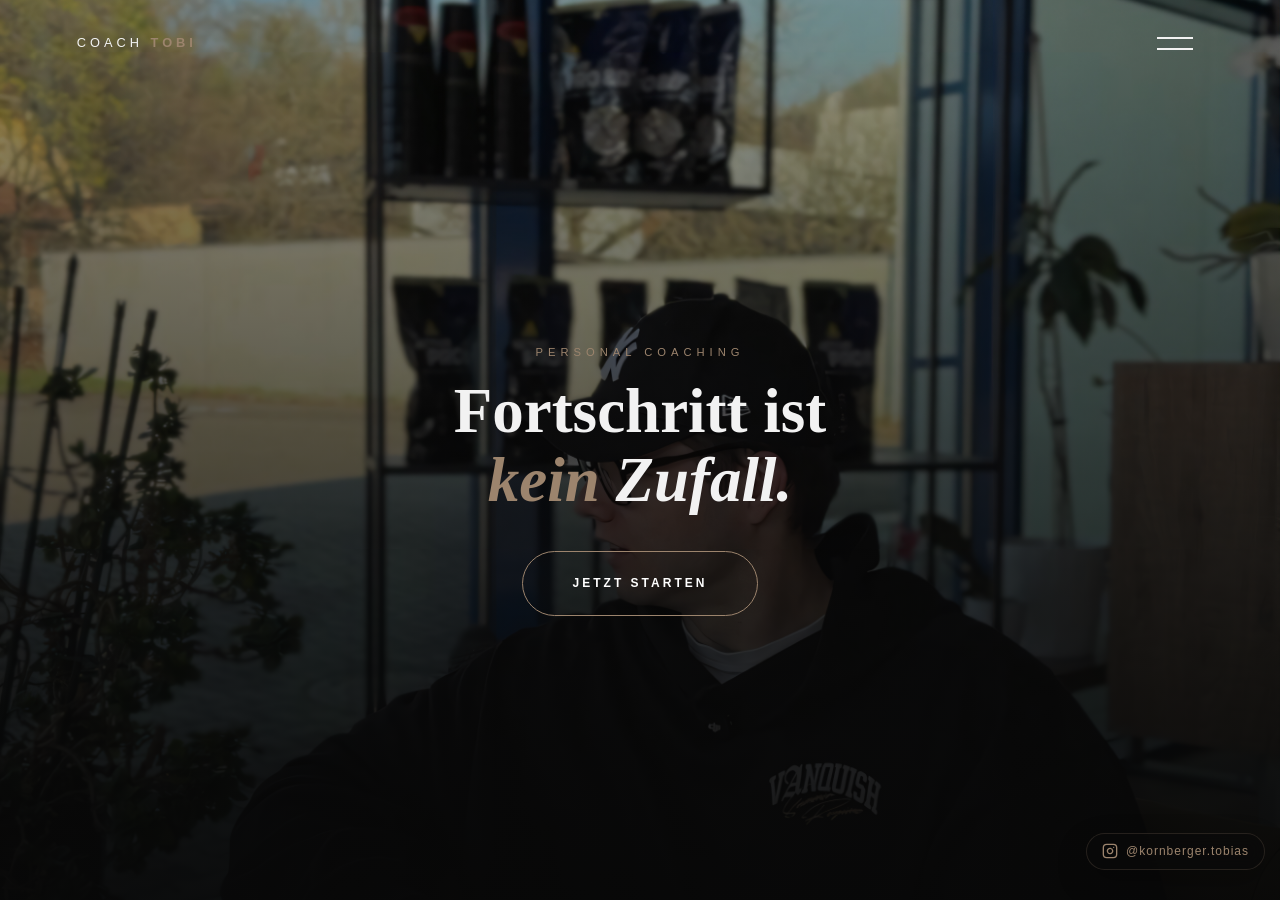
<file: index.html>
<!DOCTYPE html>
<html lang="de">
<head>
    <meta charset="UTF-8">
    <meta name="viewport" content="width=device-width, initial-scale=1.0">
    <title>Coach Tobi | Home</title>
    <link rel="stylesheet" href="style.css">
    <link rel="icon" href="favicon.ico" type="image/x-icon">
    <link rel="shortcut icon" href="favicon.ico" type="image/x-icon">
    <style>
        /* Optimierter Insta-Tag für iPhone Portrait & Landscape */
        .insta-tag {
            display: flex !important;
            align-items: center;
            gap: 8px;
            color: #9c846d !important; /* Mokka-Gold */
            -webkit-text-fill-color: #9c846d !important;
            text-decoration: none;
            font-family: 'Inter', sans-serif;
            font-size: 0.75rem;
            letter-spacing: 1px;
            
            /* Positionierung */
            position: fixed;
            right: 15px;
            bottom: 30px;
            z-index: 10000 !important;
            
            /* Sichtbarkeit-Boost: Die "Pille" */
            background: rgba(10, 10, 10, 0.65); 
            padding: 8px 15px;
            border-radius: 30px;
            backdrop-filter: blur(8px);
            -webkit-backdrop-filter: blur(8px);
            border: 1px solid rgba(156, 132, 109, 0.2);
            transition: all 0.3s ease;
        }

        .insta-tag:hover {
            color: #ffffff !important;
            -webkit-text-fill-color: #ffffff !important;
            background: rgba(156, 132, 109, 0.8);
        }

        .insta-tag svg {
            stroke: #9c846d;
            width: 16px;
            height: 16px;
            transition: stroke 0.3s ease;
        }

        .insta-tag:hover svg {
            stroke: #ffffff;
        }
    </style>
</head>
<body>

    <div class="hero-bg">
        <img src="tobi-portrait.png" alt="Background">
        <div class="overlay-gradient"></div>
    </div>

    <div class="main-wrapper">
        <nav class="navbar">
            <div class="logo">COACH <span class="accent-gold">TOBI</span></div>
            <div class="menu-btn" onclick="toggleMenu()">
                <span></span>
                <span></span>
            </div>
        </nav>

        <main class="hero">
            <div class="hero-content">
                <span class="subtitle">Personal Coaching</span>
                <h1>Fortschritt ist<br><span class="italic"><span class="accent-gold">kein</span> Zufall.</span></h1>
                <div class="hero-btn-container">
                    <a href="termin.html" class="main-button">Jetzt starten</a>
                </div>
            </div>
        </main>
    </div>

    <a href="https://instagram.com/kornberger.tobias" target="_blank" class="insta-tag">
        <svg xmlns="http://www.w3.org/2000/svg" viewBox="0 0 24 24" fill="none" stroke="currentColor" stroke-width="2" stroke-linecap="round" stroke-linejoin="round">
            <rect x="2" y="2" width="20" height="20" rx="5" ry="5"></rect>
            <path d="M16 11.37A4 4 0 1 1 12.63 8 4 4 0 0 1 16 11.37z"></path>
            <line x1="17.5" y1="6.5" x2="17.51" y2="6.5"></line>
        </svg>
        @kornberger.tobias
    </a>

    <div class="menu-overlay" id="menuOverlay">
        <div class="menu-nav-links">
            <a href="index.html" class="menu-link" onclick="toggleMenu()">Home</a>
            <a href="ueber-mich.html" class="menu-link" onclick="toggleMenu()">Über mich</a>
            <a href="programme.html" class="menu-link" onclick="toggleMenu()">Pakete</a>
            <hr style="width: 30px; border: 0; border-top: 1px solid rgba(156, 132, 109, 0.3); margin: 20px 0;">
            <a href="impressum.html" class="menu-link-small" onclick="toggleMenu()">Impressum</a>
            <a href="datenschutz.html" class="menu-link-small" onclick="toggleMenu()">Datenschutz</a>
        </div>
    </div>

    <script>
        function toggleMenu() {
            const menu = document.getElementById('menuOverlay');
            menu.classList.toggle('open');
            if (menu.classList.contains('open')) {
                document.body.style.overflow = 'hidden';
            } else {
                document.body.style.overflow = 'auto';
            }
        }
    </script>
</body>
</html>
</file>
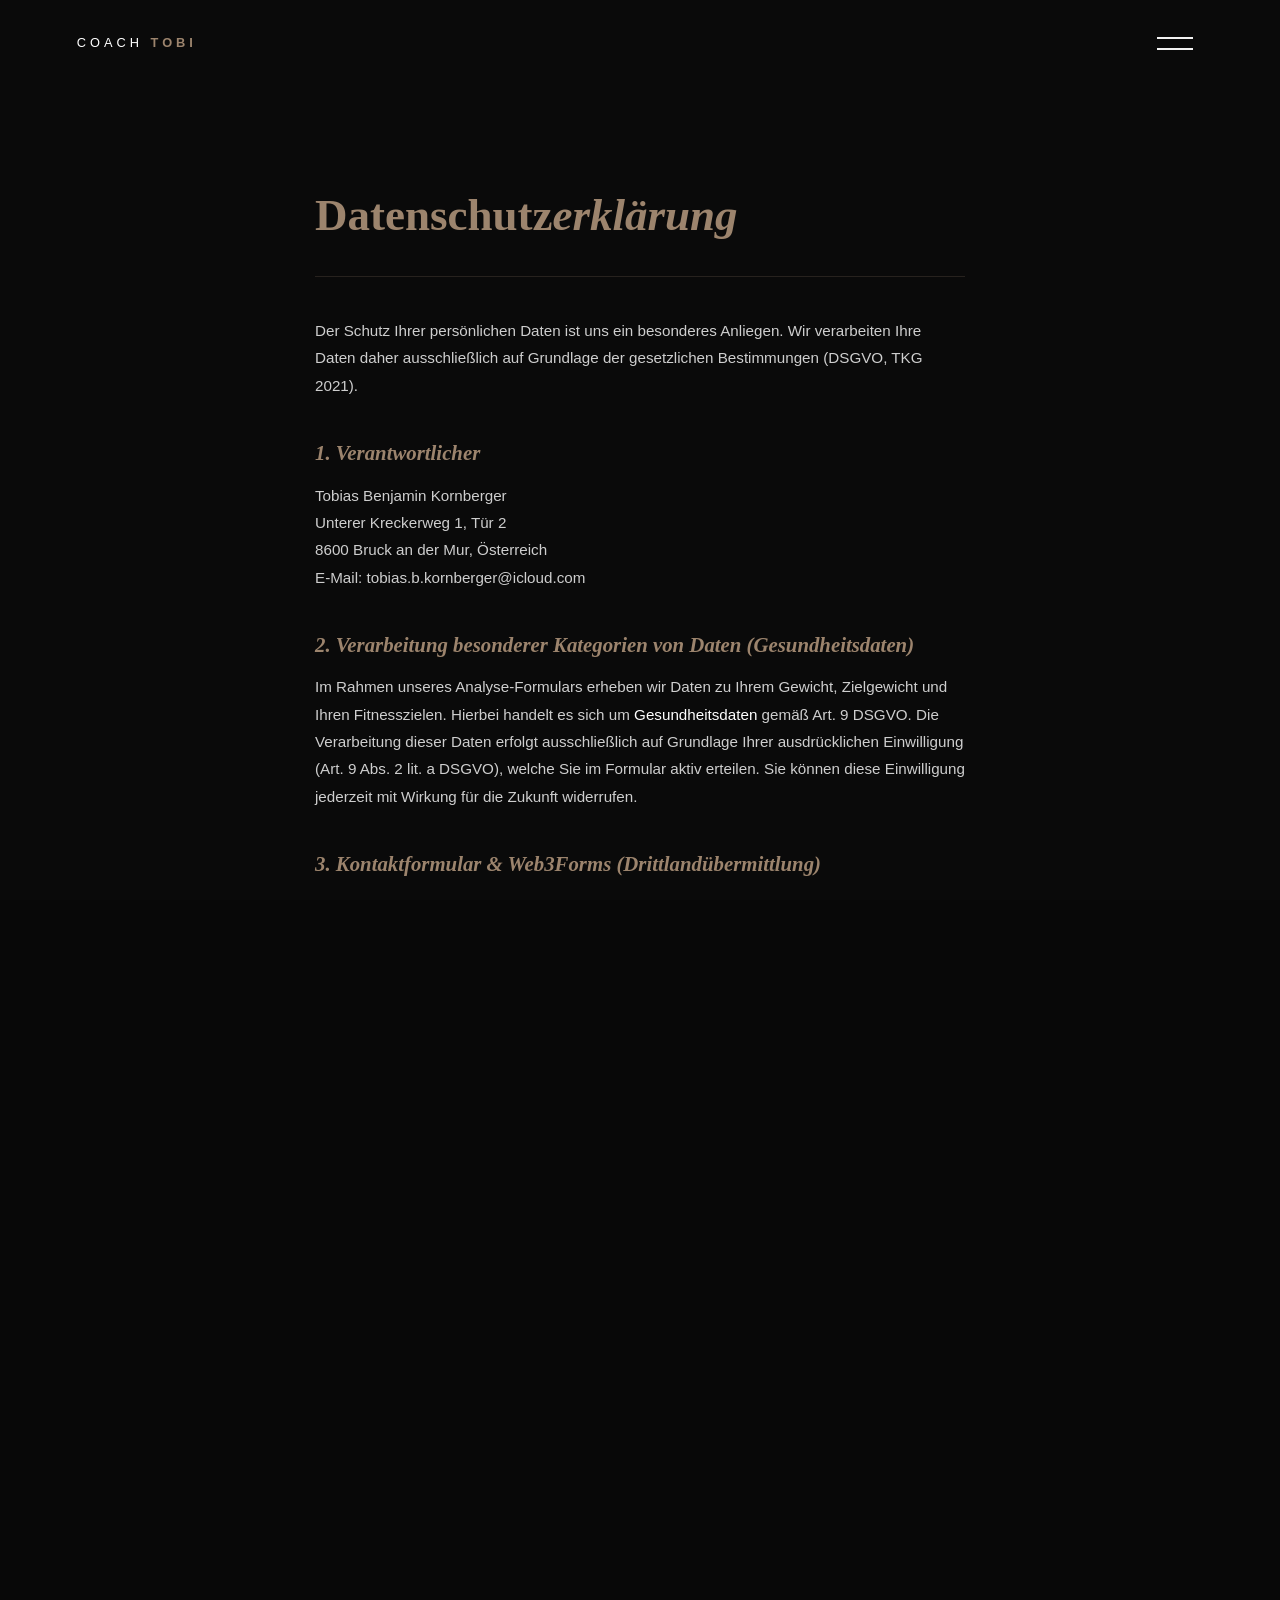
<file: datenschutz.html>
<!DOCTYPE html>
<html lang="de">
<head>
    <meta charset="UTF-8">
    <meta name="viewport" content="width=device-width, initial-scale=1.0">
    <title>Datenschutz | Coach Tobi</title>
    <link rel="stylesheet" href="style.css">
    <link rel="icon" href="favicon.ico" type="image/x-icon">
    <link rel="shortcut icon" href="favicon.ico" type="image/x-icon">
    <style>
        body {
            background-color: #0a0a0a;
            color: #ffffff;
            font-family: 'Inter', sans-serif;
            overflow-y: auto !important;
            margin: 0;
        }

        .main-wrapper {
            min-height: 100vh;
            display: flex;
            flex-direction: column;
            padding: 0;
        }

        .navbar {
            position: fixed;
            top: 3vh;
            left: 6%;
            right: 6%;
            width: 88%;
            z-index: 1000;
            display: flex;
            justify-content: space-between;
            align-items: center;
        }

        .legal-content {
            max-width: 700px;
            margin: 15vh auto 10vh auto;
            padding: 40px 25px;
            line-height: 1.8;
        }

        h1 {
            font-family: 'Playfair Display', serif;
            font-size: clamp(2rem, 5vh, 3rem);
            color: #9c846d;
            margin-bottom: 40px;
            border-bottom: 1px solid rgba(156, 132, 109, 0.2);
            padding-bottom: 20px;
        }

        h2 {
            font-family: 'Playfair Display', serif;
            font-style: italic;
            color: #9c846d;
            margin-top: 35px;
            font-size: 1.3rem;
            margin-bottom: 10px;
        }

        p {
            font-weight: 200;
            color: rgba(255, 255, 255, 0.8);
            margin-bottom: 20px;
            font-size: 0.95rem;
        }

        strong {
            color: #ffffff;
            font-weight: 400;
        }

        .footer-date {
            margin-top: 50px;
            font-size: 0.7rem;
            color: rgba(255, 255, 255, 0.3);
            text-align: center;
            letter-spacing: 1px;
        }

        a {
            color: #9c846d;
            text-decoration: none;
        }
    </style>
</head>
<body class="datenschutz-page">

    <div class="main-wrapper">
        <nav class="navbar">
            <div class="logo">COACH <span class="accent-gold">TOBI</span></div>
            <div class="menu-btn" onclick="toggleMenu()">
                <span></span>
                <span></span>
            </div>
        </nav>

        <main class="legal-content">
            <h1>Datenschutz<span style="font-style: italic;">erklärung</span></h1>
            
            <p>Der Schutz Ihrer persönlichen Daten ist uns ein besonderes Anliegen. Wir verarbeiten Ihre Daten daher ausschließlich auf Grundlage der gesetzlichen Bestimmungen (DSGVO, TKG 2021).</p>

            <h2>1. Verantwortlicher</h2>
            <p>
                Tobias Benjamin Kornberger<br>
                Unterer Kreckerweg 1, Tür 2<br>
                8600 Bruck an der Mur, Österreich<br>
                E-Mail: <a href="mailto:tobias.b.kornberger@icloud.com">tobias.b.kornberger@icloud.com</a>
            </p>

            <h2>2. Verarbeitung besonderer Kategorien von Daten (Gesundheitsdaten)</h2>
            <p>
                Im Rahmen unseres Analyse-Formulars erheben wir Daten zu Ihrem Gewicht, Zielgewicht und Ihren Fitnesszielen. Hierbei handelt es sich um <strong>Gesundheitsdaten</strong> gemäß Art. 9 DSGVO. Die Verarbeitung dieser Daten erfolgt ausschließlich auf Grundlage Ihrer ausdrücklichen Einwilligung (Art. 9 Abs. 2 lit. a DSGVO), welche Sie im Formular aktiv erteilen. Sie können diese Einwilligung jederzeit mit Wirkung für die Zukunft widerrufen.
            </p>

            <h2>3. Kontaktformular & Web3Forms (Drittlandübermittlung)</h2>
            <p>
                Für den Versand und die technische Abwicklung von Formularanfragen nutzen wir den Dienst <strong>Web3Forms</strong> (W3F Labs). 
            </p>
            <p>
                <strong>Wichtiger Hinweis zur Datenübermittlung:</strong> Die von Ihnen eingegebenen Daten werden verschlüsselt an Server von Web3Forms übertragen. Wir weisen darauf hin, dass die Serverstandorte und das Unternehmen ihren Sitz außerhalb der EU (USA/Indien) haben. In diesen Ländern besteht derzeit kein mit der EU vergleichbares Datenschutzniveau. Es besteht das Risiko, dass Behörden auf Ihre Daten zugreifen können, ohne dass Ihnen effektive Rechtsbehelfe zustehen. 
            </p>
            <p>
                <strong>Speicherdauer:</strong> Web3Forms speichert die übermittelten Daten laut eigener Dokumentation temporär für bis zu 30 Tage (bzw. in Log-Archiven bis zu einem Jahr), um die Zustellung zu gewährleisten. Danach werden die Daten auf deren Servern gelöscht. Bei uns werden die Daten nur so lange gespeichert, wie es für die Beratung notwendig ist.
            </p>

            <h2>4. Hosting & GitHub Pages</h2>
            <p>
                Diese Website wird über <strong>GitHub Pages</strong> (GitHub Inc., USA) gehostet. GitHub erhebt Daten über Zugriffe auf die Seite (IP-Adresse, Browser-Typ, Datum/Uhrzeit). Da GitHub ein US-Unternehmen ist, werden diese Daten in die USA übertragen. Grundlage hierfür sind die Standardvertragsklauseln der EU-Kommission, um ein Schutzniveau für Ihre Daten zu gewährleisten. Dies ist technisch für den Betrieb der Seite notwendig (Art. 6 Abs. 1 lit. f DSGVO).
            </p>

            <h2>5. Ihre Rechte</h2>
            <p>Ihnen stehen bezüglich Ihrer bei uns gespeicherten Daten grundsätzlich die Rechte auf Auskunft, Berichtigung, Löschung, Einschränkung, Datenübertragbarkeit, Widerruf und Widerspruch zu. Wenn Sie glauben, dass die Verarbeitung Ihrer Daten gegen das Datenschutzrecht verstößt, können Sie sich bei der zuständigen Aufsichtsbehörde (in Österreich die Datenschutzbehörde) beschweren.</p>
            
            <div class="footer-date">
                © 2026 COACH TOBI — STAND: 11.04.2026
            </div>
        </main>
    </div>

    <div class="menu-overlay" id="menuOverlay">
        <div class="menu-nav-links">
            <a href="index.html" class="menu-link" onclick="toggleMenu()">Home</a>
            <a href="ueber-mich.html" class="menu-link" onclick="toggleMenu()">Über mich</a>
            <a href="programme.html" class="menu-link" onclick="toggleMenu()">Pakete</a>
            <hr style="width: 30px; border: 0; border-top: 1px solid rgba(156, 132, 109, 0.3); margin: 20px 0;">
            <a href="impressum.html" class="menu-link-small" onclick="toggleMenu()">Impressum</a>
            <a href="datenschutz.html" class="menu-link-small" onclick="toggleMenu()">Datenschutz</a>
        </div>
    </div>

    <script>
        function toggleMenu() {
            const menu = document.getElementById('menuOverlay');
            menu.classList.toggle('open');
            if (menu.classList.contains('open')) {
                document.body.style.overflow = 'hidden';
            } else {
                document.body.style.overflow = 'auto';
            }
        }
    </script>
</body>
</html>
</file>
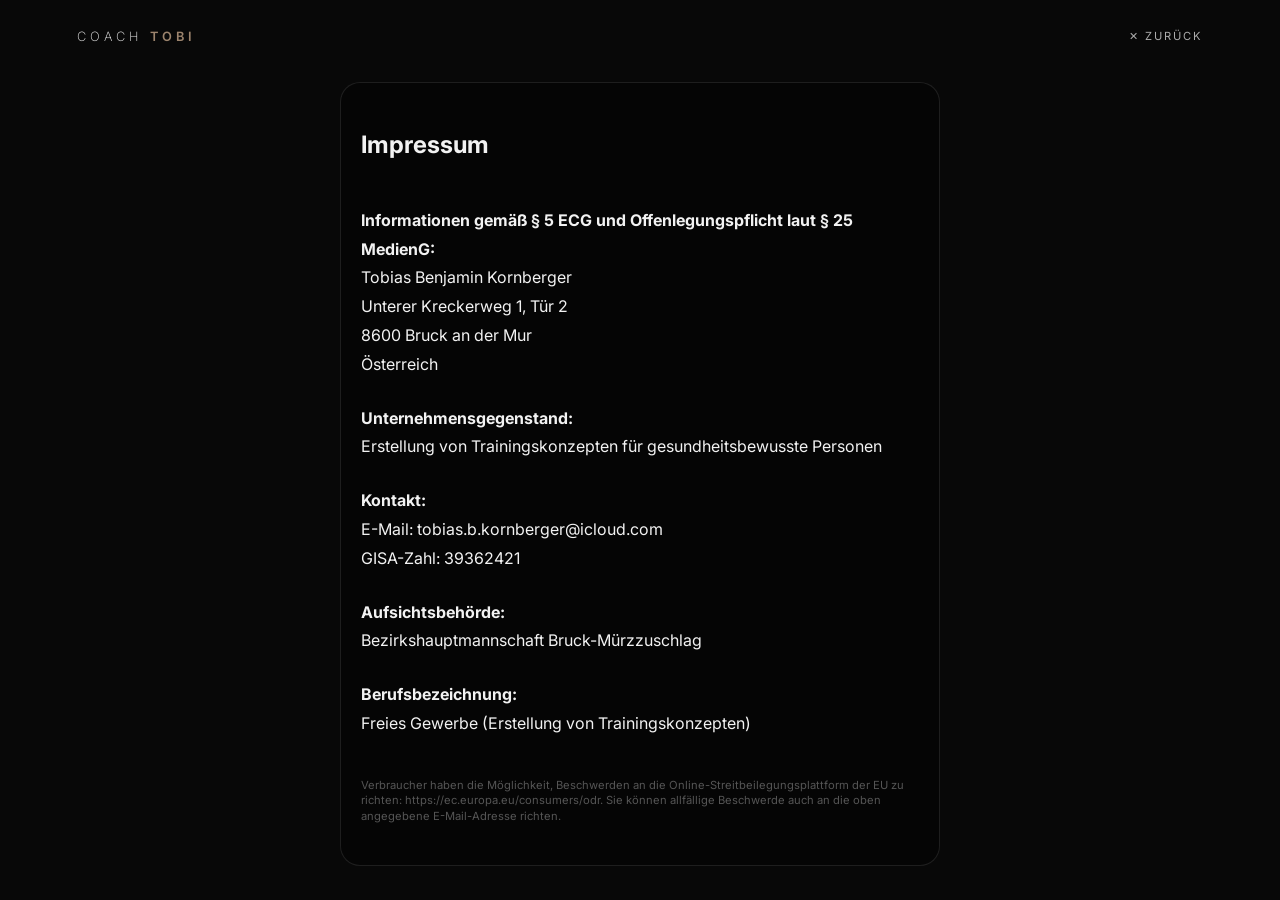
<file: impressum.html>
<!DOCTYPE html>
<html lang="de">
<head>
    <meta charset="UTF-8">
    <meta name="viewport" content="width=device-width, initial-scale=1.0">
    <title>Impressum | Coach Tobi</title>
    <link rel="stylesheet" href="style.css">
    <link href="https://fonts.googleapis.com/css2?family=Inter:wght@200;400&family=Playfair+Display&display=swap" rel="stylesheet">
    <link rel="icon" href="favicon.ico" type="image/x-icon">
    <link rel="shortcut icon" href="favicon.ico" type="image/x-icon">
</head>
<body class="impressum-page">
    <div class="main-wrapper">
        <nav class="navbar">
            <div class="logo">COACH <span class="accent-gold">TOBI</span></div>
            <a href="index.html" class="back-link">✕ ZURÜCK</a>
        </nav>

        <main class="step-container">
            <div class="step active" style="max-width: 600px; text-align: left; line-height: 1.8; padding: 40px 20px;">
                <h2 style="margin-bottom: 40px;">Impressum</h2>
                
                <p><strong>Informationen gemäß § 5 ECG und Offenlegungspflicht laut § 25 MedienG:</strong></p>
                
                <p>
                    Tobias Benjamin Kornberger<br>
                    Unterer Kreckerweg 1, Tür 2<br>
                    8600 Bruck an der Mur<br>
                    Österreich
                </p>

                <p style="margin-top: 25px;"><strong>Unternehmensgegenstand:</strong><br>
                Erstellung von Trainingskonzepten für gesundheitsbewusste Personen</p>

                <p style="margin-top: 25px;"><strong>Kontakt:</strong><br>
                E-Mail: <a href="mailto:tobias.b.kornberger@icloud.com" style="color: inherit; text-decoration: none;">tobias.b.kornberger@icloud.com</a><br>
                GISA-Zahl: 39362421</p>

                <p style="margin-top: 25px;"><strong>Aufsichtsbehörde:</strong><br>
                Bezirkshauptmannschaft Bruck-Mürzzuschlag</p>

                <p style="margin-top: 25px;"><strong>Berufsbezeichnung:</strong><br>
                Freies Gewerbe (Erstellung von Trainingskonzepten)</p>
                
                <p style="margin-top: 40px; font-size: 0.7rem; color: #555; line-height: 1.4;">
                    Verbraucher haben die Möglichkeit, Beschwerden an die Online-Streitbeilegungsplattform der EU zu richten: 
                    <a href="https://ec.europa.eu/consumers/odr" target="_blank" style="color: inherit; text-decoration: underline;">https://ec.europa.eu/consumers/odr</a>. 
                    Sie können allfällige Beschwerde auch an die oben angegebene E-Mail-Adresse richten.
                </p>
            </div>
        </main>
    </div>
</body>
</html>
</file>
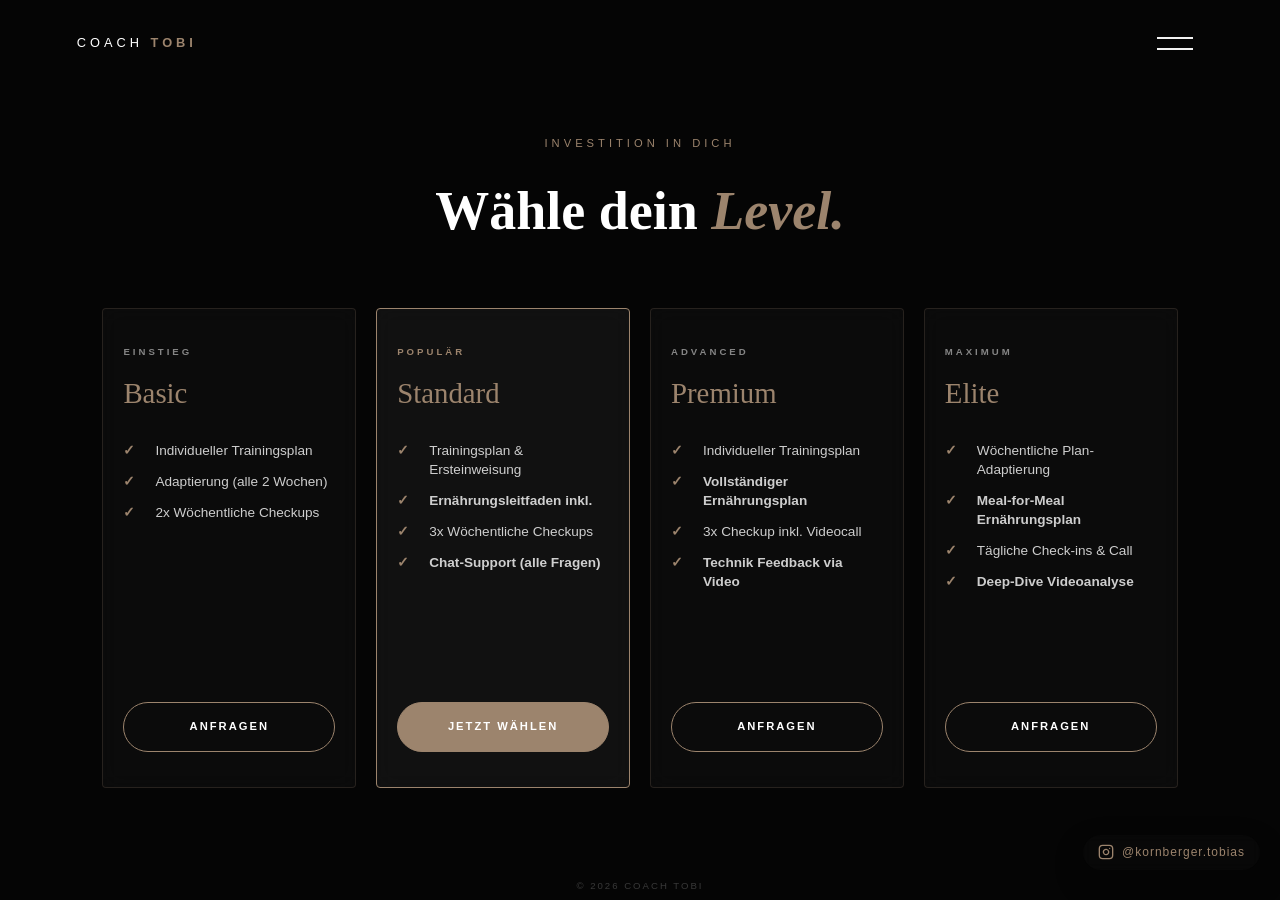
<file: programme.html>
<!DOCTYPE html>
<html lang="de">
<head>
    <meta charset="UTF-8">
    <meta name="viewport" content="width=device-width, initial-scale=1.0">
    <title>Pakete | Coach Tobi</title>
    <link rel="stylesheet" href="style.css">
    <link rel="icon" href="favicon.ico" type="image/x-icon">
    <link rel="shortcut icon" href="favicon.ico" type="image/x-icon">
    <style>
        body {
            background-color: #050505;
            color: #ffffff;
            font-family: 'Inter', sans-serif;
            overflow-y: auto !important;
            margin: 0;
        }

        .main-wrapper {
            min-height: 100vh;
            display: flex;
            flex-direction: column;
            padding: 0;
            position: relative;
            z-index: 10;
        }

        .navbar {
            position: fixed;
            top: 3vh;
            left: 6%;
            right: 6%;
            width: 88%;
            z-index: 1000;
            display: flex;
            justify-content: space-between;
            align-items: center;
        }

        header {
            text-align: center;
            margin-top: 15vh;
            margin-bottom: 6vh;
            padding: 0 6%;
        }

        /* FIX: Starre 4 Spalten auf Desktop */
        .package-grid {
            display: grid;
            grid-template-columns: repeat(4, 1fr); 
            gap: 20px;
            padding: 0 4% 10vh 4%;
            max-width: 1600px;
            margin: 0 auto;
            width: 92%;
        }

        .package-card {
            background: rgba(15, 15, 15, 0.6);
            border: 1px solid rgba(156, 132, 109, 0.2);
            padding: 35px 20px;
            border-radius: 4px;
            display: flex;
            flex-direction: column;
            justify-content: space-between;
            transition: all 0.4s ease;
            backdrop-filter: blur(10px);
            min-height: 480px;
        }

        .package-card:hover {
            border-color: #9c846d;
            transform: translateY(-5px);
            background: rgba(15, 15, 15, 0.9);
        }

        .package-label {
            font-size: 0.6rem;
            letter-spacing: 3px;
            color: rgba(255,255,255,0.5);
            text-transform: uppercase;
            display: block;
            margin-bottom: 10px;
        }

        .package-title {
            font-family: 'Playfair Display', serif;
            font-size: 1.8rem;
            margin-bottom: 25px;
            color: #9c846d;
        }

        .feature-list {
            list-style: none;
            padding: 0;
            margin: 0 0 30px 0;
        }

        .feature-list li {
            font-size: 0.85rem;
            font-weight: 200;
            margin-bottom: 12px;
            color: rgba(255,255,255,0.8);
            display: flex;
            align-items: flex-start;
            gap: 8px;
            line-height: 1.4;
        }

        .feature-list li span {
            color: #9c846d;
            font-weight: 600;
        }

        .package-btn {
            display: inline-block;
            padding: 15px 0;
            text-align: center;
            text-decoration: none;
            color: #ffffff;
            font-size: 0.7rem;
            letter-spacing: 2px;
            border: 1px solid #9c846d;
            transition: all 0.3s ease;
            background: transparent;
            margin-top: auto;
        }

        .package-btn:hover {
            background: #9c846d;
            color: #000;
        }

        .insta-tag {
            display: flex !important;
            align-items: center;
            gap: 8px;
            color: #9c846d !important;
            text-decoration: none;
            font-family: 'Inter', sans-serif;
            font-size: 0.75rem;
            letter-spacing: 1px;
            position: fixed;
            right: 20px;
            bottom: 30px;
            z-index: 9999;
            background: rgba(10, 10, 10, 0.6);
            padding: 8px 15px;
            border-radius: 30px;
            backdrop-filter: blur(5px);
        }

        /* Responsive Anpassungen */
        @media (max-width: 1200px) {
            .package-grid { grid-template-columns: repeat(2, 1fr); gap: 25px; }
        }

        @media (max-width: 650px) {
            header { margin-top: 12vh; }
            .package-grid { grid-template-columns: 1fr; width: 100%; padding: 0 20px 10vh 20px; }
            .insta-tag { bottom: 20px; right: 10px; font-size: 0.7rem; }
        }
    </style>
</head>
<body class="packages-page">

    <div class="main-wrapper">
        <nav class="navbar">
            <div class="logo">COACH <span class="accent-gold">TOBI</span></div>
            <div class="menu-btn" onclick="toggleMenu()">
                <span></span>
                <span></span>
            </div>
        </nav>

        <header>
            <span class="subtitle" style="color: #9c846d; letter-spacing: 4px; text-transform: uppercase; font-size: 0.7rem;">Investition in dich</span>
            <h1 style="font-family: 'Playfair Display', serif; font-size: clamp(2.2rem, 6vh, 3.5rem); margin-top: 15px;">
                Wähle dein <span class="italic accent-gold">Level.</span>
            </h1>
        </header>

        <div class="package-grid">
            <div class="package-card">
                <div>
                    <span class="package-label">EINSTIEG</span>
                    <h2 class="package-title">Basic</h2>
                    <ul class="feature-list">
                        <li><span>✓</span> Individueller Trainingsplan</li>
                        <li><span>✓</span> Adaptierung (alle 2 Wochen)</li>
                        <li><span>✓</span> 2x Wöchentliche Checkups</li>
                    </ul>
                </div>
                <a href="termin.html" class="package-btn">ANFRAGEN</a>
            </div>

            <div class="package-card" style="border-color: #9c846d; background: rgba(20, 20, 20, 0.8);">
                <div>
                    <span class="package-label" style="color: #9c846d;">POPULÄR</span>
                    <h2 class="package-title">Standard</h2>
                    <ul class="feature-list">
                        <li><span>✓</span> Trainingsplan & Ersteinweisung</li>
                        <li><span>✓</span> <strong>Ernährungsleitfaden inkl.</strong></li>
                        <li><span>✓</span> 3x Wöchentliche Checkups</li>
                        <li><span>✓</span> <strong>Chat-Support (alle Fragen)</strong></li>
                    </ul>
                </div>
                <a href="termin.html" class="package-btn" style="background: #9c846d; color: #000;">JETZT WÄHLEN</a>
            </div>

            <div class="package-card">
                <div>
                    <span class="package-label">ADVANCED</span>
                    <h2 class="package-title">Premium</h2>
                    <ul class="feature-list">
                        <li><span>✓</span> Individueller Trainingsplan</li>
                        <li><span>✓</span> <strong>Vollständiger Ernährungsplan</strong></li>
                        <li><span>✓</span> 3x Checkup inkl. Videocall</li>
                        <li><span>✓</span> <strong>Technik Feedback via Video</strong></li>
                    </ul>
                </div>
                <a href="termin.html" class="package-btn">ANFRAGEN</a>
            </div>

            <div class="package-card">
                <div>
                    <span class="package-label">MAXIMUM</span>
                    <h2 class="package-title">Elite</h2>
                    <ul class="feature-list">
                        <li><span>✓</span> Wöchentliche Plan-Adaptierung</li>
                        <li><span>✓</span> <strong>Meal-for-Meal Ernährungsplan</strong></li>
                        <li><span>✓</span> Tägliche Check-ins & Call</li>
                        <li><span>✓</span> <strong>Deep-Dive Videoanalyse</strong></li>
                    </ul>
                </div>
                <a href="termin.html" class="package-btn">ANFRAGEN</a>
            </div>
        </div>

        <footer style="margin-top: auto; margin-bottom: 5vh; text-align: center; opacity: 0.2; font-size: 0.6rem; letter-spacing: 2px;">
            © 2026 COACH TOBI
        </footer>
    </div>

    <a href="https://instagram.com/kornberger.tobias" target="_blank" class="insta-tag">
        <svg xmlns="http://www.w3.org/2000/svg" width="16" height="16" viewBox="0 0 24 24" fill="none" stroke="currentColor" stroke-width="2" stroke-linecap="round" stroke-linejoin="round">
            <rect x="2" y="2" width="20" height="20" rx="5" ry="5"></rect>
            <path d="M16 11.37A4 4 0 1 1 12.63 8 4 4 0 0 1 16 11.37z"></path>
            <line x1="17.5" y1="6.5" x2="17.51" y2="6.5"></line>
        </svg>
        @kornberger.tobias
    </a>

    <div class="menu-overlay" id="menuOverlay">
        <div class="menu-nav-links">
            <a href="index.html" class="menu-link" onclick="toggleMenu()">Home</a>
            <a href="ueber-mich.html" class="menu-link" onclick="toggleMenu()">Über mich</a>
            <a href="programme.html" class="menu-link" onclick="toggleMenu()">Pakete</a>
            <hr style="width: 30px; border: 0; border-top: 1px solid rgba(156, 132, 109, 0.3); margin: 20px 0;">
            <a href="impressum.html" class="menu-link-small" onclick="toggleMenu()">Impressum</a>
            <a href="datenschutz.html" class="menu-link-small" onclick="toggleMenu()">Datenschutz</a>
        </div>
    </div>

    <script>
        function toggleMenu() {
            const menu = document.getElementById('menuOverlay');
            menu.classList.toggle('open');
            if (menu.classList.contains('open')) {
                document.body.style.overflow = 'hidden';
            } else {
                document.body.style.overflow = 'auto';
            }
        }
    </script>
</body>
</html>
</file>
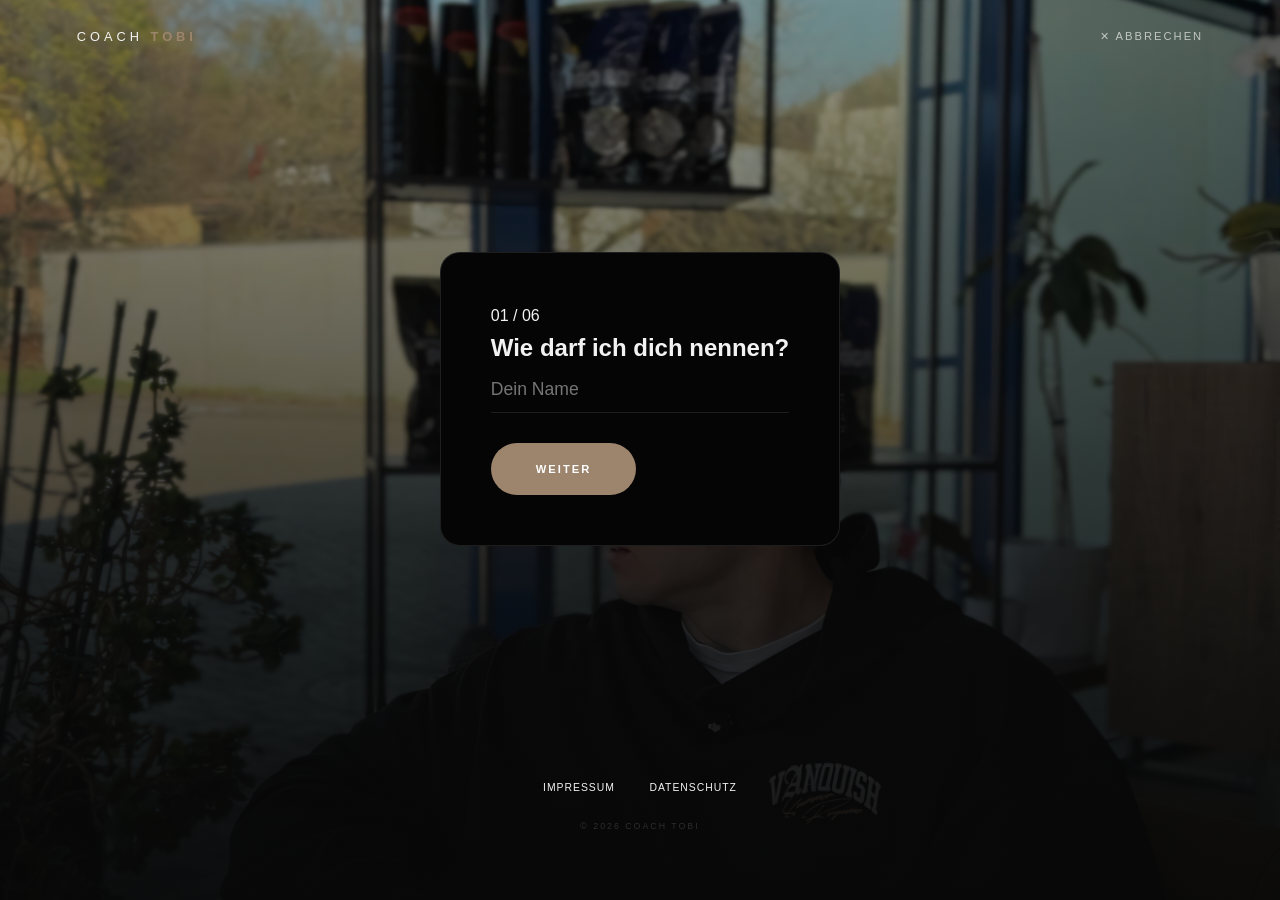
<file: termin.html>
<!DOCTYPE html>
<html lang="de">
<head>
    <meta charset="UTF-8">
    <meta name="viewport" content="width=device-width, initial-scale=1.0">
    <title>Analyse | Coach Tobi</title>
    <link rel="stylesheet" href="style.css">
    <link rel="icon" href="favicon.ico" type="image/x-icon">
    <link rel="shortcut icon" href="favicon.ico" type="image/x-icon">
    <style>
        /* Grundstyling zur Sicherheit falls CSS nicht lädt */
        body { background-color: #050505; margin: 0; }
        
        .error-msg {
            color: #ff4d4d;
            font-size: 0.65rem;
            text-transform: uppercase;
            letter-spacing: 1px;
            margin-top: 10px;
            display: none;
        }
        .other-input-container {
            margin-top: 15px;
            display: none;
            animation: fadeIn 0.4s ease;
        }
        .option.favorite::after {
            content: "Kundenfavorit";
            display: block;
            font-size: 0.5rem;
            letter-spacing: 1px;
            color: #9c846d;
            margin-top: 4px;
            font-weight: 600;
        }
        .info-icon {
            display: inline-flex;
            align-items: center;
            justify-content: center;
            width: 18px;
            height: 18px;
            border: 1px solid #9c846d;
            border-radius: 50%;
            color: #9c846d;
            text-decoration: none;
            font-size: 0.7rem;
            font-family: 'Inter', sans-serif;
            font-weight: 600;
            margin-left: 8px;
            vertical-align: middle;
            transition: all 0.3s ease;
        }
        .info-icon:hover {
            background: #9c846d;
            color: white;
        }

        /* Styling für die neue Einwilligung-Checkbox */
        .consent-container {
            margin-top: 25px;
            text-align: left;
            display: flex;
            gap: 12px;
            align-items: flex-start;
            padding: 15px;
            background: rgba(156, 132, 109, 0.05);
            border-radius: 4px;
        }
        .consent-container input {
            accent-color: #9c846d;
            width: 18px;
            height: 18px;
            cursor: pointer;
            margin-top: 2px;
        }
        .consent-container label {
            font-size: 0.65rem;
            color: rgba(255,255,255,0.6);
            line-height: 1.5;
            cursor: pointer;
        }
        .consent-container label strong {
            color: #9c846d;
        }

        .form-footer {
            margin-top: 50px;
            padding-bottom: 40px;
            text-align: center;
            position: relative;
            z-index: 20;
        }
        .form-footer a {
            color: rgba(255,255,255,0.4);
            text-decoration: none;
            font-size: 0.65rem;
            letter-spacing: 1px;
            margin: 0 15px;
            transition: color 0.3s ease;
            text-transform: uppercase;
        }
        .form-footer a:hover {
            color: #9c846d;
        }
    </style>
</head>
<body class="form-page">

    <div class="hero-bg">
        <img src="tobi-portrait.png" alt="Tobias Kornberger">
        <div class="overlay-gradient"></div>
    </div>

    <div class="main-wrapper">
        <nav class="navbar">
            <div class="logo">COACH <span class="accent-gold">TOBI</span></div>
            <a href="index.html" class="back-link" style="text-decoration: none; color: #9c846d; font-size: 0.7rem; letter-spacing: 2px;">✕ ABBRECHEN</a>
        </nav>

        <main class="step-container">
            <div id="successMessage" class="step" style="display: none; text-align: center;">
                <span class="step-number">Erfolg</span>
                <h2>Vielen Dank!</h2>
                <p style="color: #9c846d; letter-spacing: 1px; line-height: 1.6;">
                    Deine Daten wurden erfolgreich übermittelt.<br>
                    Ich werde mich in Kürze persönlich bei dir melden.<br><br>
                    <small style="color: #666;">Du wirst gleich automatisch weitergeleitet...</small>
                </p>
            </div>

            <form id="academyForm" action="https://api.web3forms.com/submit" method="POST" novalidate>
                
                <input type="hidden" name="access_key" value="af74ac25-f1b5-427b-9d82-468b01943a9f">
                <input type="hidden" name="subject" value="Neue Coaching-Analyse von Website">
                <input type="hidden" name="from_name" value="Coach Tobi Website">
                
                <input type="checkbox" name="botcheck" class="hidden" style="display:none">

                <div class="step active" id="step1">
                    <span class="step-number">01 / 06</span>
                    <h2>Wie darf ich dich nennen?</h2>
                    <div class="input-box">
                        <input type="text" id="input_name" name="name" placeholder="Dein Name">
                        <div class="error-msg" id="error1">Bitte gib deinen Namen ein</div>
                    </div>
                    <button type="button" class="next-btn" onclick="validateAndNext(1, 2)">Weiter</button>
                </div>

                <div class="step" id="step2" style="display: none;">
                    <span class="step-number">02 / 06</span>
                    <h2>Dein Status Quo.</h2>
                    <div class="input-row">
                        <div class="input-box">
                            <label>Ist-Gewicht (kg)</label>
                            <input type="number" id="input_gewicht_ist" name="gewicht_ist" placeholder="z.B. 85">
                        </div>
                        <div class="input-box">
                            <label>Ziel-Gewicht (kg)</label>
                            <input type="number" id="input_gewicht_soll" name="gewicht_soll" placeholder="z.B. 75">
                        </div>
                    </div>
                    <div class="checkbox-container" style="display: flex; justify-content: center; align-items: center; gap: 10px; margin-top: 15px; opacity: 0.8;">
                        <input type="checkbox" id="weight_unknown" style="accent-color: #9c846d; cursor: pointer;">
                        <label for="weight_unknown" style="font-size: 0.75rem; color: #fff; cursor: pointer; text-transform: uppercase; letter-spacing: 1px;">Ich kenne mein Gewicht aktuell nicht</label>
                    </div>
                    <div class="error-msg" id="error2" style="margin-bottom: 20px;">Bitte gib dein Gewicht an</div>
                    <div class="btn-group">
                        <button type="button" class="back-btn" onclick="nextStep(1)">Zurück</button>
                        <button type="button" class="next-btn" onclick="validateAndNext(2, 3)">Weiter</button>
                    </div>
                </div>

                <div class="step" id="step3" style="display: none;">
                    <span class="step-number">03 / 06</span>
                    <h2>Was fällt dir gerade schwer?</h2>
                    <div class="option-grid">
                        <div class="option" onclick="selectOption(this, 'fokus', 'Disziplin & Struktur')">Disziplin & Struktur</div>
                        <div class="option" onclick="selectOption(this, 'fokus', 'Gewichtsmanagement')">Gewichtsmanagement</div>
                        <div class="option" onclick="selectOption(this, 'fokus', 'Energie im Alltag')">Energie im Alltag</div>
                        <div class="option" onclick="selectOption(this, 'fokus', 'Sonstiges')">Etwas anderes...</div>
                    </div>
                    <div class="other-input-container" id="sonstiges_container">
                        <div class="input-box">
                            <input type="text" id="input_fokus_frei" name="fokus_sonstiges" placeholder="Beschreibe es kurz...">
                        </div>
                    </div>
                    <div class="error-msg" id="error3" style="margin-bottom: 20px;">Wähle eine Option aus</div>
                    <input type="hidden" id="selectedFokus" name="fokus">
                    <div class="btn-group">
                        <button type="button" class="back-btn" onclick="nextStep(2)">Zurück</button>
                        <button type="button" class="next-btn" onclick="validateAndNext(3, 4)">Weiter</button>
                    </div>
                </div>

                <div class="step" id="step4" style="display: none;">
                    <span class="step-number">04 / 06</span>
                    <h2>Dein Zeit-Investment?</h2>
                    <div class="option-grid">
                        <div class="option" onclick="selectOption(this, 'zeit', '1-2 mal')">1-2 mal pro Woche</div>
                        <div class="option" onclick="selectOption(this, 'zeit', '3-4 mal')">3-4 mal pro Woche</div>
                        <div class="option" onclick="selectOption(this, 'zeit', 'Täglich möglich')">Täglich / Sehr flexibel</div>
                    </div>
                    <div class="error-msg" id="error4" style="margin-bottom: 20px;">Wähle eine Option aus</div>
                    <input type="hidden" id="selectedZeit" name="zeit_kapazitaet">
                    <div class="btn-group">
                        <button type="button" class="back-btn" onclick="nextStep(3)">Zurück</button>
                        <button type="button" class="next-btn" onclick="validateAndNext(4, 5)">Weiter</button>
                    </div>
                </div>

                <div class="step" id="step5" style="display: none;">
                    <span class="step-number">05 / 06</span>
                    <h2 style="display: flex; align-items: center; justify-content: center;">
                        Welches Paket? <a href="programme.html" target="_blank" class="info-icon" title="Pakete ansehen">i</a>
                    </h2>
                    <div class="option-grid">
                        <div class="option" onclick="selectOption(this, 'paket', 'Basic')">Basic</div>
                        <div class="option favorite" onclick="selectOption(this, 'paket', 'Standard')">Standard</div>
                        <div class="option" onclick="selectOption(this, 'paket', 'Premium')">Premium</div>
                        <div class="option" onclick="selectOption(this, 'paket', 'Elite')">Elite</div>
                    </div>
                    <div class="error-msg" id="error5" style="margin-bottom: 20px;">Wähle ein Paket aus</div>
                    <input type="hidden" id="selectedPaket" name="interessiertes_paket">
                    <div class="btn-group">
                        <button type="button" class="back-btn" onclick="nextStep(4)">Zurück</button>
                        <button type="button" class="next-btn" onclick="validateAndNext(5, 6)">Weiter</button>
                    </div>
                </div>

                <div class="step" id="step6" style="display: none;">
                    <span class="step-number">06 / 06</span>
                    <h2>Letzter Schritt.</h2>
                    <div class="input-box">
                        <label>Telefonnummer</label>
                        <input type="tel" id="input_tel" name="telefon" placeholder="+43 664...">
                        <div class="error-msg" id="error6">Bitte gib eine gültige Nummer ein</div>
                    </div>
                    
                    <div class="consent-container">
                        <input type="checkbox" id="health_consent" name="einwilligung_gesundheit">
                        <label for="health_consent">
                            Ich willige ausdrücklich ein, dass meine <strong>gesundheitsbezogenen Daten</strong> (Gewicht, Fitnessziele) zum Zweck der Analyse verarbeitet werden. Diese Einwilligung kann ich jederzeit widerrufen. Es gilt die <a href="datenschutz.html" target="_blank" style="color: #9c846d; text-decoration: underline;">Datenschutzerklärung</a>.
                        </label>
                    </div>
                    <div class="error-msg" id="error_consent">Bitte bestätige die Einwilligung für deine Analyse</div>

                    <div class="btn-group" style="margin-top: 30px;">
                        <button type="button" class="back-btn" onclick="nextStep(5)">Zurück</button>
                        <button type="submit" id="submitBtn" class="next-btn">Absenden</button>
                    </div>
                </div>
            </form>
        </main>

        <footer class="form-footer">
            <a href="impressum.html">Impressum</a>
            <a href="datenschutz.html">Datenschutz</a>
            <p style="font-size: 0.55rem; color: rgba(255,255,255,0.15); margin-top: 20px; letter-spacing: 2px;">© 2026 COACH TOBI</p>
        </footer>
    </div>

    <script>
        function nextStep(step) {
            document.querySelectorAll('.step').forEach(s => {
                s.classList.remove('active');
                s.style.display = "none";
            });
            const next = document.getElementById('step' + step);
            if(next) {
                next.classList.add('active');
                next.style.display = "block";
            }
        }

        function validateAndNext(current, next) {
            let isValid = false;
            const error = document.getElementById('error' + current);
            if(error) error.style.display = "none";

            if (current === 1) {
                if (document.getElementById('input_name').value.trim().length > 1) isValid = true;
            } 
            else if (current === 2) {
                const ist = document.getElementById('input_gewicht_ist').value;
                const soll = document.getElementById('input_gewicht_soll').value;
                const unknown = document.getElementById('weight_unknown').checked;
                if (unknown || (ist !== "" && soll !== "")) isValid = true;
            } 
            else if (current === 3) {
                if (document.getElementById('selectedFokus').value !== "") isValid = true;
            } 
            else if (current === 4) {
                if (document.getElementById('selectedZeit').value !== "") isValid = true;
            } 
            else if (current === 5) {
                if (document.getElementById('selectedPaket').value !== "") isValid = true;
            }

            if (isValid) nextStep(next);
            else if(error) error.style.display = "block";
        }

        function selectOption(el, type, value) {
            el.parentElement.querySelectorAll('.option').forEach(o => o.classList.remove('selected'));
            el.classList.add('selected');
            
            if(type === 'fokus') {
                document.getElementById('selectedFokus').value = value;
                document.getElementById('sonstiges_container').style.display = (value === 'Sonstiges') ? "block" : "none";
            }
            if(type === 'zeit') document.getElementById('selectedZeit').value = value;
            if(type === 'paket') document.getElementById('selectedPaket').value = value;
            
            const err = el.parentElement.parentElement.querySelector('.error-msg');
            if(err) err.style.display = "none";
        }

        document.getElementById("academyForm").addEventListener("submit", async function(e) {
            e.preventDefault();
            
            // Validierung Telefon
            const tel = document.getElementById('input_tel').value.trim();
            const telPattern = /^[0\+]/;
            if(tel.length < 8 || !telPattern.test(tel)) {
                document.getElementById('error6').style.display = "block";
                return;
            }

            // NEU: Validierung Einwilligung (Art. 9 DSGVO)
            const consent = document.getElementById('health_consent').checked;
            if(!consent) {
                document.getElementById('error_consent').style.display = "block";
                return;
            } else {
                document.getElementById('error_consent').style.display = "none";
            }

            const btn = document.getElementById("submitBtn");
            btn.innerText = "Wird gesendet...";
            btn.disabled = true;

            const data = new FormData(this);
            const object = Object.fromEntries(data);
            const json = JSON.stringify(object);

            try {
                const response = await fetch(this.action, {
                    method: 'POST',
                    body: json,
                    headers: { 
                        'Accept': 'application/json',
                        'Content-Type': 'application/json'
                    }
                });
                if (response.ok) {
                    this.style.display = "none";
                    document.getElementById("successMessage").style.display = "block";
                    setTimeout(() => { window.location.href = "index.html"; }, 4000);
                } else { throw new Error(); }
            } catch (error) {
                alert("Fehler beim Senden. Bitte versuche es später erneut.");
                btn.innerText = "Absenden";
                btn.disabled = false;
            }
        });
    </script>
</body>
</html>
</file>
<file: style.css>
/* --- AKADEMIE KORNBERGER | COMPLETE MASTER STYLESHEET --- */

:root {
    --black: #080808;
    --dark-grey: #121212; 
    --pure-black: #050505; 
    --mokka-accent: #9c846d;
    --white: #f2f2f2;
    --text-muted: #666;
    --grey-border: rgba(255, 255, 255, 0.1);
}

/* 1. RESET & BASICS */
* { 
    margin: 0; 
    padding: 0; 
    box-sizing: border-box; 
    -webkit-tap-highlight-color: transparent; 
}

body, html { 
    background-color: var(--black); 
    color: var(--white); 
    font-family: 'Inter', sans-serif; 
    height: 100vh; 
    overflow: hidden; 
    line-height: 1.6; 
}

a { text-decoration: none !important; color: inherit !important; }

/* 2. BACKGROUND SYSTEM */
.hero-bg { 
    position: fixed; 
    top: 0; 
    left: 0; 
    width: 100%; 
    height: 100%; 
    z-index: 1; 
}

.hero-bg img { 
    width: 100%; 
    height: 100%; 
    object-fit: cover; 
    object-position: 20% center; 
}

.overlay-gradient { 
    position: absolute; 
    top: 0; 
    left: 0; 
    width: 100%; 
    height: 100%; 
    background: linear-gradient(to bottom, rgba(8,8,8,0.4) 0%, rgba(8,8,8,0.95) 100%); 
}

.main-wrapper { 
    position: relative; 
    z-index: 10; 
    display: flex; 
    flex-direction: column; 
    height: 100vh; 
    padding: 3vh 6%; 
}

/* 3. NAVIGATION & MENU */
.navbar { 
    display: flex; 
    justify-content: space-between; 
    align-items: center; 
    margin-bottom: 3vh; 
    z-index: 1000; 
    position: relative;
}

.logo { 
    letter-spacing: 4px; 
    font-weight: 200; 
    font-size: 0.8rem; 
    text-transform: uppercase; 
}

.accent-gold { color: var(--mokka-accent) !important; font-weight: 600; }
.italic { font-style: italic; font-family: 'Playfair Display', serif; }

.back-link { 
    font-size: 0.7rem; 
    color: var(--white) !important; 
    letter-spacing: 2px; 
    text-transform: uppercase; 
    opacity: 0.7; 
    transition: 0.3s;
}

.back-link:hover { opacity: 1; color: var(--mokka-accent) !important; }

/* BURGER MENU STYLES */
.menu-btn { 
    background: none; 
    border: none; 
    cursor: pointer; 
    display: flex; 
    flex-direction: column; 
    gap: 9px; 
    z-index: 2100; 
    padding: 10px; 
}

.menu-btn span { 
    width: 36px; 
    height: 2px; 
    background: var(--white); 
    transition: 0.3s; 
}

.menu-overlay { 
    position: fixed; 
    top: 0; 
    left: 0; 
    width: 100%; 
    height: 100%; 
    background: rgba(8, 8, 8, 0.98); 
    display: flex; 
    flex-direction: column; 
    align-items: center; 
    justify-content: center; 
    opacity: 0; 
    visibility: hidden; 
    transition: 0.5s ease; 
    z-index: 2000; 
}

.menu-overlay.open { opacity: 1; visibility: visible; }

.menu-nav-links { 
    display: flex; 
    flex-direction: column; 
    align-items: center; 
    gap: 30px; 
}

.menu-link { 
    font-family: 'Playfair Display', serif; 
    font-size: clamp(2.5rem, 5vw, 3.5rem); 
    transition: 0.4s ease; 
    opacity: 0.7; 
}

.menu-link:hover { 
    color: var(--mokka-accent) !important; 
    font-style: italic; 
    opacity: 1; 
    transform: scale(1.05); 
}

.menu-link-small {
    margin-top: 20px;
    font-size: 0.7rem;
    text-transform: uppercase;
    letter-spacing: 2px;
    opacity: 0.5;
}

/* 4. HERO SECTION */
.hero { 
    flex: 1; 
    display: flex; 
    flex-direction: column; 
    align-items: center; 
    justify-content: center; 
    text-align: center; 
}

.hero h1 { 
    font-family: 'Playfair Display', serif; 
    font-size: clamp(3rem, 7vh, 5.5rem); 
    line-height: 1.1; 
    margin-bottom: 4vh; 
}

.subtitle { 
    text-transform: uppercase; 
    letter-spacing: 5px; 
    font-size: 0.7rem; 
    color: var(--mokka-accent); 
    margin-bottom: 15px; 
    display: block; 
}

.main-button { 
    display: inline-block; 
    padding: 22px 50px; 
    border-radius: 50px; 
    border: 1px solid var(--mokka-accent); 
    color: white !important; 
    text-transform: uppercase; 
    letter-spacing: 3px; 
    font-size: 0.75rem; 
    font-weight: 600; 
    transition: 0.4s; 
    background: transparent; 
    cursor: pointer;
}

.main-button:hover { 
    background: var(--mokka-accent); 
    box-shadow: 0 0 20px rgba(156, 132, 109, 0.4); 
}

/* 5. PACKAGE DESIGN */
.package-grid { 
    display: grid; 
    grid-template-columns: repeat(4, 1fr); /* Auf 4 Spalten geändert */
    gap: 20px; 
    max-width: 1400px; 
    margin: auto; 
    width: 100%; 
    height: auto; /* Höhe auf Auto, da 4 Karten mehr Platz brauchen */
    padding: 5vh 0;
}

.package-card { 
    background: var(--pure-black); 
    border: 1px solid var(--grey-border); 
    border-radius: 20px; 
    padding: 4vh 40px; 
    display: flex; 
    flex-direction: column; 
    justify-content: space-between; 
    transition: all 0.5s cubic-bezier(0.165, 0.84, 0.44, 1); 
}

.package-card:hover { 
    transform: translateY(-5px) scale(1.02); 
    border-color: var(--mokka-accent); 
    background: rgba(12, 12, 12, 0.9); 
    box-shadow: 0 20px 40px rgba(0,0,0,0.8); 
}

.package-label { 
    display: block; 
    font-size: 0.65rem; 
    font-weight: 600; 
    letter-spacing: 3px; 
    margin-bottom: 2vh; 
    text-transform: uppercase; 
}

.package-title { 
    font-size: clamp(1.5rem, 3vh, 2.2rem); 
    font-weight: 400; 
    margin-bottom: 3vh; 
}

.feature-list { 
    list-style: none; 
    font-size: clamp(0.8rem, 1.5vh, 0.95rem); 
    color: #7a7a7a; 
    line-height: 2.2; 
    flex-grow: 1; 
}

.feature-list li span { 
    color: #555; 
    font-weight: bold; 
    margin-right: 12px; 
}

.package-btn { 
    display: block; 
    width: 100%; 
    background: #6b5c4d; 
    color: white !important; 
    text-align: center; 
    padding: 2vh 0; 
    border-radius: 50px; 
    text-transform: uppercase; 
    letter-spacing: 3px; 
    font-size: 0.7rem; 
    font-weight: 600; 
    margin-top: 3vh; 
    transition: 0.3s; 
}

.package-btn:hover { background: var(--mokka-accent); letter-spacing: 4px; }

/* 6. FORMULAR */
.step-container { 
    flex: 1; 
    display: flex; 
    align-items: center; 
    justify-content: center; 
    z-index: 20; 
}

.step { 
    background: var(--pure-black); 
    padding: 50px; 
    width: 100%; 
    max-width: 550px; 
    border: 1px solid var(--grey-border); 
    border-radius: 20px; 
}

.step.active { display: block; animation: fadeIn 0.6s ease; }

.input-box { margin-bottom: 30px; }
.input-row { display: grid; grid-template-columns: 1fr 1fr; gap: 20px; }

.input-box label { 
    display: block; 
    font-size: 0.6rem; 
    color: var(--mokka-accent); 
    text-transform: uppercase; 
    letter-spacing: 2px; 
    margin-bottom: 10px; 
}

.input-box input { 
    width: 100%; 
    background: transparent; 
    border: none; 
    border-bottom: 1px solid var(--grey-border); 
    padding: 12px 0; 
    color: white; 
    font-size: 1.1rem; 
    outline: none; 
    transition: 0.3s; 
}

.input-box input:focus { border-color: var(--mokka-accent); }

.option-grid { 
    display: flex; 
    flex-direction: column; 
    gap: 12px; 
    margin-bottom: 30px; 
}

.option { 
    padding: 18px; 
    border: 1px solid var(--grey-border); 
    cursor: pointer; 
    text-align: center; 
    border-radius: 50px; 
    transition: 0.3s; 
    font-size: 0.75rem; 
    text-transform: uppercase; 
}

.option.selected { 
    border-color: var(--mokka-accent); 
    color: var(--mokka-accent); 
    background: rgba(156, 132, 109, 0.05); 
}

.next-btn, button[type="submit"] { 
    background: var(--mokka-accent); 
    color: white !important; 
    padding: 20px 45px; 
    border-radius: 50px; 
    border: none; 
    cursor: pointer; 
    text-transform: uppercase; 
    font-size: 0.7rem; 
    letter-spacing: 2px; 
    font-weight: 600; 
}

.back-btn { 
    background: transparent; 
    border: 1px solid var(--grey-border); 
    color: var(--text-muted) !important; 
    padding: 20px 30px; 
    border-radius: 50px; 
    cursor: pointer; 
    text-transform: uppercase; 
    font-size: 0.7rem; 
}

.btn-group { display: flex; gap: 15px; margin-top: 20px; }

/* 7. ÜBER MICH & GALLERY */
.ueber-mich-page .main-wrapper { 
    padding: 0; 
}

.ueber-mich-page .navbar {
    position: absolute;
    top: 3vh;
    left: 6%;
    right: 6%;
    margin-bottom: 0;
}

.ueber-mich-content { 
    display: flex; 
    justify-content: flex-end; 
    height: 100vh; 
}

.ueber-mich-text-block { 
    width: 100%; 
    max-width: 650px; 
    background: linear-gradient(to right, transparent 0%, rgba(5, 5, 5, 0.95) 20%, rgba(5, 5, 5, 1) 100%); 
    padding: 2vh 8% 2vh 12%; 
    height: 100vh;
    display: flex;
    flex-direction: column;
    justify-content: center; 
}

.image-gallery {
    display: flex;
    flex-direction: column;
    gap: 60px;
    margin-top: 4vh;
    width: 100%;
}

.reveal-img {
    width: 85%;
    opacity: 0;
    transform: translateY(40px);
    transition: all 1.2s cubic-bezier(0.22, 1, 0.36, 1);
    border-radius: 4px;
    overflow: hidden;
    border: 1px solid rgba(255, 255, 255, 0.05);
}

.reveal-img.side { align-self: flex-end; }
.reveal-img.visible { opacity: 1; transform: translateY(0); }
.reveal-img img { width: 100%; height: auto; display: block; filter: grayscale(20%); transition: transform 2s ease, filter 1s ease; }
.reveal-img:hover img { transform: scale(1.03); filter: grayscale(0%); }

/* 8. INSTA TAG & FOOTER */
.insta-tag { 
    display: inline-flex !important;
    align-items: center;
    gap: 8px;
    color: #9c846d !important; 
    text-decoration: none !important;
    font-family: 'Inter', sans-serif;
    font-size: 0.8rem;
    letter-spacing: 1px;
    position: fixed; 
    right: max(20px, env(safe-area-inset-right)); 
    bottom: calc(20px + env(safe-area-inset-bottom)); 
    z-index: 9999 !important; 
    opacity: 1; 
    transition: opacity 0.3s, transform 0.3s; 
    background: rgba(0, 0, 0, 0.45); 
    padding: 10px 14px; 
    border-radius: 999px; 
    box-shadow: 0 12px 30px rgba(0,0,0,0.25); 
    backdrop-filter: blur(8px); 
    -webkit-backdrop-filter: blur(8px);
}

.insta-tag:hover {
    color: #ffffff !important;
}

.insta-tag svg {
    stroke: #9c846d;
}

.insta-tag:hover svg {
    stroke: #ffffff;
}

.minimal-footer { 
    text-align: center; 
    font-size: 0.6rem; 
    color: #444; 
    padding: 2vh 0; 
    margin-top: auto; 
}

@keyframes fadeIn { 
    from { opacity: 0; transform: translateY(10px); } 
    to { opacity: 1; transform: translateY(0); } 
}

/* 9. MOBILE FIXES */
@media (max-width: 768px) {
    body, html { 
        height: auto; 
        overflow-y: auto; 
    }

    .main-wrapper { height: auto; }
    
    .ueber-mich-page .hero-bg { position: relative; height: 50vh; }
    .ueber-mich-content { flex-direction: column; height: auto; }
    
    .ueber-mich-page .navbar {
        position: fixed;
        background: var(--black);
        padding: 20px 6%;
        top: 0;
        left: 0;
        right: 0;
        border-bottom: 1px solid var(--grey-border);
    }

    .ueber-mich-text-block { 
        width: 100%; 
        background: var(--black); 
        padding: 40px 10%; 
        margin-top: -60px; 
        position: relative; 
        height: auto;
    }
    
    .package-grid { grid-template-columns: 1fr; height: auto; }
    .hero h1 { font-size: 2.8rem; }
    
    .insta-tag { 
        bottom: calc(20px + env(safe-area-inset-bottom)); 
        right: max(20px, env(safe-area-inset-right)); 
        background: rgba(0, 0, 0, 0.6); 
        padding: 10px 14px; 
        border-radius: 999px;
        backdrop-filter: blur(8px);
        -webkit-backdrop-filter: blur(8px);
    }

    .image-gallery { gap: 30px; }
    .reveal-img { width: 100%; }
}
/* Instagram Icon Sichtbarkeit */
.instagram-link, .footer-social a {
    display: inline-block;
    color: #9c846d !important; /* Dein Mokka-Gold */
    font-size: 24px;           /* Größe anpassen */
    text-decoration: none;
    z-index: 999;              /* Damit es oben liegt */
    position: relative;
    opacity: 1 !important;     /* Sicherstellen, dass es nicht transparent ist */
}

.instagram-link:hover {
    color: #ffffff !important; /* Weiß beim Drüberfahren */
    transform: scale(1.1);
}
</file>
